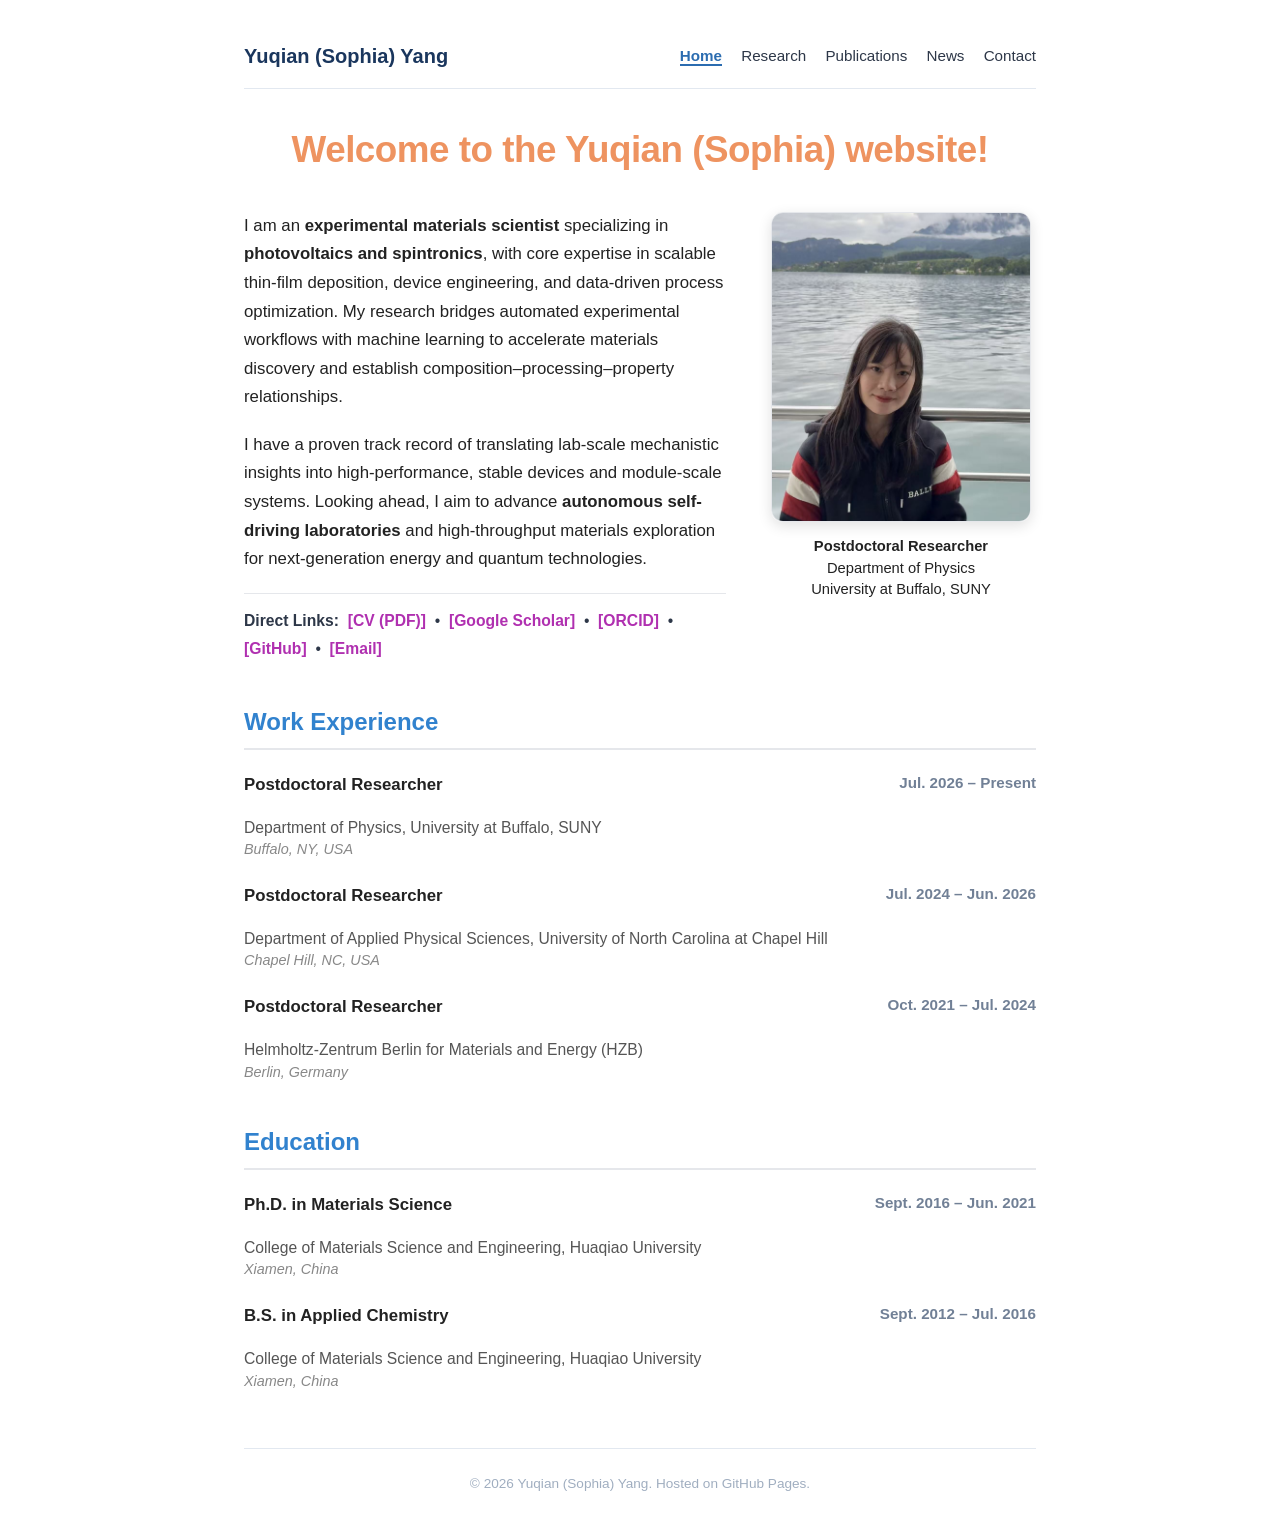
<file: index.html>
<!DOCTYPE html>
<html lang="en">
<head>
  <!-- Google tag (gtag.js) -->
  <script async src="https://www.googletagmanager.com/gtag/js?id=G-REPE1T4LDB"></script>
  <script>
    window.dataLayer = window.dataLayer || [];
    function gtag(){dataLayer.push(arguments);}
    gtag('js', new Date());

    gtag('config', 'G-REPE1T4LDB');
  </script>

  <meta charset="UTF-8">
  <meta name="viewport" content="width=device-width, initial-scale=1.0">

  <!-- Google Verification & SEO -->
  <meta name="google-site-verification" content="mUfwkmuB8YRE8mgpfL25i-Bi2RmB7gscA0pCTp7YsQU" />
  <title>Yuqian (Sophia) Yang | Home</title>
  <meta name="description" content="Academic homepage of Yuqian (Sophia) Yang. Experimental materials scientist specializing in photovoltaics, spintronics, and data-driven process optimization.">
  <meta name="keywords" content="Yuqian Yang, Sophia Yang, Perovskite Solar Cells, Photovoltaics, Spintronics, Machine Learning, Materials Science">
  <meta name="author" content="Yuqian (Sophia) Yang">
  <link rel="canonical" href="https://yuqiansophiayang.com/">

  <link rel="stylesheet" href="style.css">

  <style>
    /* 专属学术暖色系与版式 */
    :root {
      --primary-accent: #EE9360;
      --link-color: #b030b0;
      --text-dark: #222222;
      --text-muted: #555555;
      --border-color: #e5e7eb;
    }

    /* 顶部欢迎横幅 */
    .welcome-banner {
      text-align: center;
      margin: 1rem 0 2rem 0;
    }
    .welcome-title {
      font-size: 2.3rem;
      font-weight: 800;
      color: var(--primary-accent);
      margin: 0;
      letter-spacing: -0.5px;
    }

    /* 两栏简介/自述布局 */
    .hero-grid {
      display: grid;
      grid-template-columns: 1fr 270px;
      gap: 2.5rem;
      align-items: start;
      margin-bottom: 2.5rem;
    }

    .bio-text p {
      font-size: 1.05rem;
      line-height: 1.7;
      color: var(--text-dark);
      margin-top: 0;
      margin-bottom: 1.2rem;
    }

    /* 快捷外链栏 */
    .social-links {
      font-size: 0.98rem;
      line-height: 1.8;
      margin-top: 1.2rem;
      padding-top: 0.8rem;
      border-top: 1px solid var(--border-color);
    }
    .social-links a {
      color: var(--link-color);
      text-decoration: none;
      font-weight: 600;
    }
    .social-links a:hover {
      text-decoration: underline;
    }

    /* 侧边栏个人肖像与机构信息 */
    .profile-sidebar {
      display: flex;
      flex-direction: column;
      align-items: center;
    }
    .hero-photo {
      width: 100%;
      max-width: 260px;
      height: 310px;
      object-fit: cover;
      border-radius: 12px;
      box-shadow: 0 4px 14px rgba(0, 0, 0, 0.12);
      border: 1px solid var(--border-color);
    }
    .current-affil {
      margin-top: 0.9rem;
      font-size: 0.92rem;
      color: var(--text-dark);
      line-height: 1.45;
      text-align: center;
    }

    /* 时间轴区块（工作经历与教育背景） */
    .section-title {
      font-size: 1.5rem;
      font-weight: 700;
      color: #3182ce;
      border-bottom: 2px solid var(--border-color);
      padding-bottom: 0.4rem;
      margin-top: 2.5rem;
      margin-bottom: 1.4rem;
    }

    .timeline-item {
      display: grid;
      grid-template-columns: 1fr auto;
      gap: 1rem;
      margin-bottom: 1.4rem;
      line-height: 1.5;
    }
    .timeline-role {
      font-weight: 700;
      font-size: 1.05rem;
      color: var(--text-dark);
    }
    .timeline-date {
      font-size: 0.95rem;
      font-weight: 600;
      color: #718096;
      white-space: nowrap;
    }
    .timeline-institution {
      font-size: 0.98rem;
      color: var(--text-muted);
      grid-column: 1 / -1;
      margin-top: 0.15rem;
    }
    .timeline-location {
      font-size: 0.9rem;
      color: #888888;
      font-style: italic;
    }

    /* 移动端自适应 */
    @media (max-width: 768px) {
      .welcome-title {
        font-size: 1.8rem;
      }
      .hero-grid {
        grid-template-columns: 1fr;
      }
      .profile-sidebar {
        order: -1;
        margin-bottom: 1.5rem;
      }
      .hero-photo {
        max-width: 220px;
        height: 270px;
      }
      .timeline-item {
        grid-template-columns: 1fr;
        gap: 0.2rem;
      }
      .timeline-date {
        font-size: 0.9rem;
      }
    }
  </style>
</head>
<body>
  <div class="container">
    <!-- 顶部导航栏 -->
    <nav class="navbar">
      <a href="index.html" class="nav-brand">Yuqian (Sophia) Yang</a>
      <ul class="nav-links">
        <li><a href="index.html" class="active">Home</a></li>
        <li><a href="research.html">Research</a></li>
        <li><a href="publications.html">Publications</a></li>
        <li><a href="news.html">News</a></li>
        <li><a href="contact.html">Contact</a></li>
      </ul>
    </nav>

    <main>
      <!-- 欢迎标题 -->
      <div class="welcome-banner">
        <h1 class="welcome-title">Welcome to the Yuqian (Sophia) website!</h1>
      </div>

      <!-- 简介与照片 -->
      <div class="hero-grid">
        <div class="bio-text">
          <p>
            I am an <strong>experimental materials scientist</strong> specializing in <strong>photovoltaics and spintronics</strong>, with core expertise in scalable thin-film deposition, device engineering, and data-driven process optimization. My research bridges automated experimental workflows with machine learning to accelerate materials discovery and establish composition–processing–property relationships.
          </p>
          <p>
            I have a proven track record of translating lab-scale mechanistic insights into high-performance, stable devices and module-scale systems. Looking ahead, I aim to advance <strong>autonomous self-driving laboratories</strong> and high-throughput materials exploration for next-generation energy and quantum technologies.
          </p>

          <!-- 快速链接 -->
          <div class="social-links">
            <strong>Direct Links:</strong>&nbsp;
            <a href="cv.pdf" target="_blank">[CV (PDF)]</a> &nbsp;&bull;&nbsp;
            <a href="https://scholar.google.com/citations?user=C9EC2TEAAAAJ" target="_blank">[Google Scholar]</a> &nbsp;&bull;&nbsp;
            <a href="https://orcid.org" target="_blank">[ORCID]</a> &nbsp;&bull;&nbsp;
            <a href="https://github.com/yangnancy13498-star" target="_blank">[GitHub]</a> &nbsp;&bull;&nbsp;
            <a href="mailto:yangnancy13498@gmail.com">[Email]</a>
          </div>
        </div>

        <!-- 个人照片 -->
        <div class="profile-sidebar">
          <img src="prof_pic.jpg.jpg" alt="Yuqian (Sophia) Yang" class="hero-photo" onerror="this.src='prof_pic.jpg'">
          <div class="current-affil">
            <strong>Postdoctoral Researcher</strong><br>
            Department of Physics<br>
            University at Buffalo, SUNY
          </div>
        </div>
      </div>

      <!-- 工作经历 -->
      <section id="experience">
        <div class="section-title">Work Experience</div>

        <div class="timeline-item">
          <div class="timeline-role">Postdoctoral Researcher</div>
          <div class="timeline-date">Jul. 2026 – Present</div>
          <div class="timeline-institution">
            Department of Physics, University at Buffalo, SUNY
            <div class="timeline-location">Buffalo, NY, USA</div>
          </div>
        </div>

        <div class="timeline-item">
          <div class="timeline-role">Postdoctoral Researcher</div>
          <div class="timeline-date">Jul. 2024 – Jun. 2026</div>
          <div class="timeline-institution">
            Department of Applied Physical Sciences, University of North Carolina at Chapel Hill
            <div class="timeline-location">Chapel Hill, NC, USA</div>
          </div>
        </div>

        <div class="timeline-item">
          <div class="timeline-role">Postdoctoral Researcher</div>
          <div class="timeline-date">Oct. 2021 – Jul. 2024</div>
          <div class="timeline-institution">
            Helmholtz-Zentrum Berlin for Materials and Energy (HZB)
            <div class="timeline-location">Berlin, Germany</div>
          </div>
        </div>
      </section>

      <!-- 教育经历 -->
      <section id="education">
        <div class="section-title">Education</div>

        <div class="timeline-item">
          <div class="timeline-role">Ph.D. in Materials Science</div>
          <div class="timeline-date">Sept. 2016 – Jun. 2021</div>
          <div class="timeline-institution">
            College of Materials Science and Engineering, Huaqiao University
            <div class="timeline-location">Xiamen, China</div>
          </div>
        </div>

        <div class="timeline-item">
          <div class="timeline-role">B.S. in Applied Chemistry</div>
          <div class="timeline-date">Sept. 2012 – Jul. 2016</div>
          <div class="timeline-institution">
            College of Materials Science and Engineering, Huaqiao University
            <div class="timeline-location">Xiamen, China</div>
          </div>
        </div>
      </section>
    </main>

    <footer>
      &copy; 2026 Yuqian (Sophia) Yang. Hosted on GitHub Pages.
    </footer>
  </div>
</body>
</html>
</file>
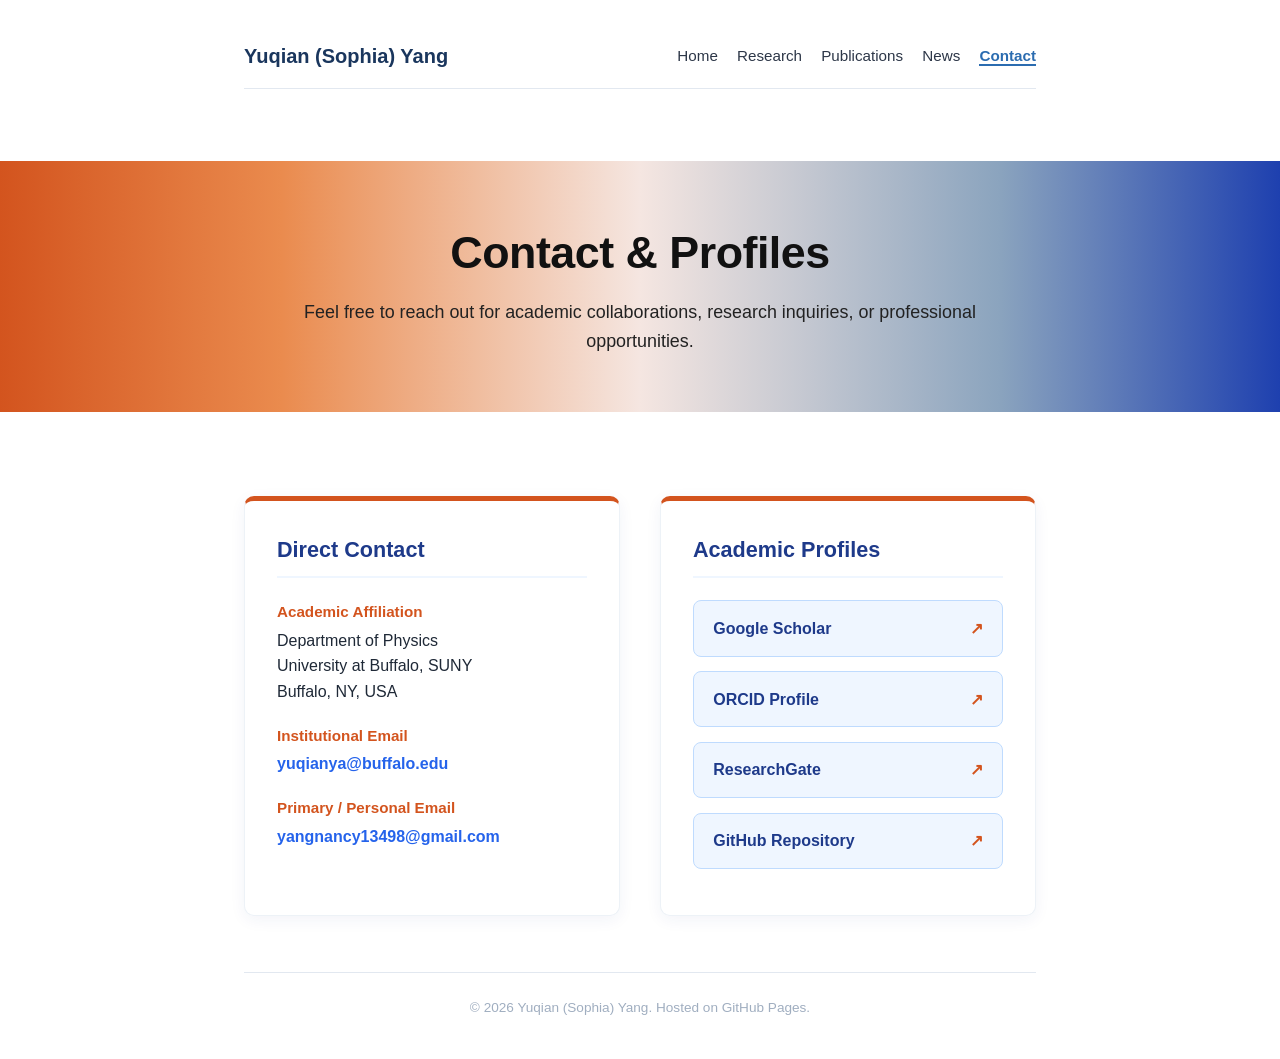
<file: contact.html>
<!DOCTYPE html>
<html lang="en">
<head>
  <meta charset="UTF-8">
  <meta name="viewport" content="width=device-width, initial-scale=1.0">
  <title>Contact | Yuqian (Sophia) Yang</title>
  <meta name="description" content="Contact information and academic profiles for Yuqian (Sophia) Yang.">
  <link rel="stylesheet" href="style.css">

  <style>
    /* Orange & Blue Theme Variables */
    :root {
      --theme-orange: #EE9360;
      --theme-orange-dark: #d3541e;
      --theme-blue: #2563eb;
      --theme-blue-dark: #1e3a8a;
      --theme-blue-light: #eff6ff;
      --text-dark: #1f2937;
      --text-muted: #4b5563;
      --border-color: #e5e7eb;
    }

    /* Top Hero Banner (Orange -> Peach -> Blue Gradient) */
    .contact-hero-banner {
      width: 100vw;
      margin-left: calc(-50vw + 50%);
      margin-right: calc(-50vw + 50%);
      background: linear-gradient(90deg, #d3541e 0%, #ea8b4e 22%, #f5e6e1 50%, #8ba4be 78%, #1e40af 100%);
      padding: 3.5rem 2rem;
      box-sizing: border-box;
      margin-bottom: 2.8rem;
    }
    .banner-inner {
      max-width: 950px;
      margin: 0 auto;
      text-align: center;
    }
    .banner-inner h1 {
      font-size: 2.8rem;
      font-weight: 800;
      margin: 0 0 0.6rem 0;
      letter-spacing: -0.5px;
      color: #111111;
    }
    .banner-inner p {
      font-size: 1.12rem;
      color: #222222;
      max-width: 750px;
      margin: 0 auto;
      line-height: 1.6;
      font-weight: 500;
    }

    /* Contact Grid Layout */
    .contact-grid {
      display: grid;
      grid-template-columns: 1fr 1fr;
      gap: 2.5rem;
      margin-bottom: 3.5rem;
    }

    /* Card Styling */
    .contact-card {
      background: #ffffff;
      border: 1px solid #edf2f7;
      border-top: 5px solid var(--theme-orange-dark);
      border-radius: 10px;
      padding: 2rem;
      box-shadow: 0 4px 16px rgba(30, 58, 138, 0.06);
      transition: transform 0.2s ease, box-shadow 0.2s ease;
    }
    .contact-card:hover {
      transform: translateY(-2px);
      box-shadow: 0 8px 24px rgba(30, 58, 138, 0.12);
    }

    .card-title {
      font-size: 1.35rem;
      font-weight: 700;
      color: var(--theme-blue-dark);
      margin-top: 0;
      margin-bottom: 1.4rem;
      border-bottom: 2px solid var(--theme-blue-light);
      padding-bottom: 0.5rem;
    }

    /* Info Items */
    .info-group {
      margin-bottom: 1.2rem;
      line-height: 1.6;
    }
    .info-group:last-child {
      margin-bottom: 0;
    }
    .info-label {
      font-weight: 700;
      color: var(--theme-orange-dark);
      font-size: 0.95rem;
      margin-bottom: 0.2rem;
    }
    .info-value {
      font-size: 1rem;
      color: var(--text-dark);
      word-break: break-word;
    }

    /* Academic Link Badges */
    .profile-link-btn {
      display: flex;
      align-items: center;
      justify-content: space-between;
      padding: 0.9rem 1.2rem;
      margin-bottom: 0.9rem;
      border-radius: 8px;
      background: var(--theme-blue-light);
      color: var(--theme-blue-dark);
      text-decoration: none;
      font-weight: 600;
      border: 1px solid #bfdbfe;
      transition: all 0.2s ease;
    }
    .profile-link-btn:hover {
      background: #dbeafe;
      border-color: var(--theme-blue);
      transform: translateX(3px);
    }
    .profile-link-btn::after {
      content: "↗";
      font-weight: 800;
      color: var(--theme-orange-dark);
    }

    /* Responsive */
    @media (max-width: 768px) {
      .contact-grid {
        grid-template-columns: 1fr;
        gap: 1.8rem;
      }
      .banner-inner h1 {
        font-size: 2.2rem;
      }
    }
  </style>
</head>
<body>
  <div class="container">
    <!-- Navigation Bar -->
    <nav class="navbar">
      <a href="index.html" class="nav-brand">Yuqian (Sophia) Yang</a>
      <ul class="nav-links">
        <li><a href="index.html">Home</a></li>
        <li><a href="research.html">Research</a></li>
        <li><a href="publications.html">Publications</a></li>
        <li><a href="news.html">News</a></li>
        <li><a href="contact.html" class="active">Contact</a></li>
      </ul>
    </nav>
  </div>

  <!-- Hero Banner -->
  <header class="contact-hero-banner">
    <div class="banner-inner">
      <h1>Contact &amp; Profiles</h1>
      <p>
        Feel free to reach out for academic collaborations, research inquiries, or professional opportunities.
      </p>
    </div>
  </header>

  <div class="container">
    <main class="contact-grid">

      <!-- Left Card: Direct Contact & Affiliation -->
      <section class="contact-card">
        <h2 class="card-title">Direct Contact</h2>

        <div class="info-group">
          <div class="info-label">Academic Affiliation</div>
          <div class="info-value">
            Department of Physics<br>
            University at Buffalo, SUNY<br>
            Buffalo, NY, USA
          </div>
        </div>

        <div class="info-group">
          <div class="info-label">Institutional Email</div>
          <div class="info-value">
            <a href="mailto:yuqianya@buffalo.edu" style="color: var(--theme-blue); text-decoration: none; font-weight: 600;">yuqianya@buffalo.edu</a>
          </div>
        </div>

        <div class="info-group">
          <div class="info-label">Primary / Personal Email</div>
          <div class="info-value">
            <a href="mailto:yangnancy13498@gmail.com" style="color: var(--theme-blue); text-decoration: none; font-weight: 600;">yangnancy13498@gmail.com</a>
          </div>
        </div>
      </section>

      <!-- Right Card: Academic & Research Profiles -->
      <section class="contact-card">
        <h2 class="card-title">Academic Profiles</h2>

        <a href="https://scholar.google.de/citations?hl=zh-CN&user=C9EC2TEAAAAJ" target="_blank" class="profile-link-btn">
          <span>Google Scholar</span>
        </a>

        <a href="https://orcid.org/0009-0001-5886-2063" target="_blank" class="profile-link-btn">
          <span>ORCID Profile</span>
        </a>

        <a href="https://www.researchgate.net/profile/Yuqian-Yang-6" target="_blank" class="profile-link-btn">
          <span>ResearchGate</span>
        </a>

        <a href="https://github.com/yangnancy13498-star" target="_blank" class="profile-link-btn">
          <span>GitHub Repository</span>
        </a>
      </section>

    </main>

    <footer>
      &copy; 2026 Yuqian (Sophia) Yang. Hosted on GitHub Pages.
    </footer>
  </div>
</body>
</html>
</file>
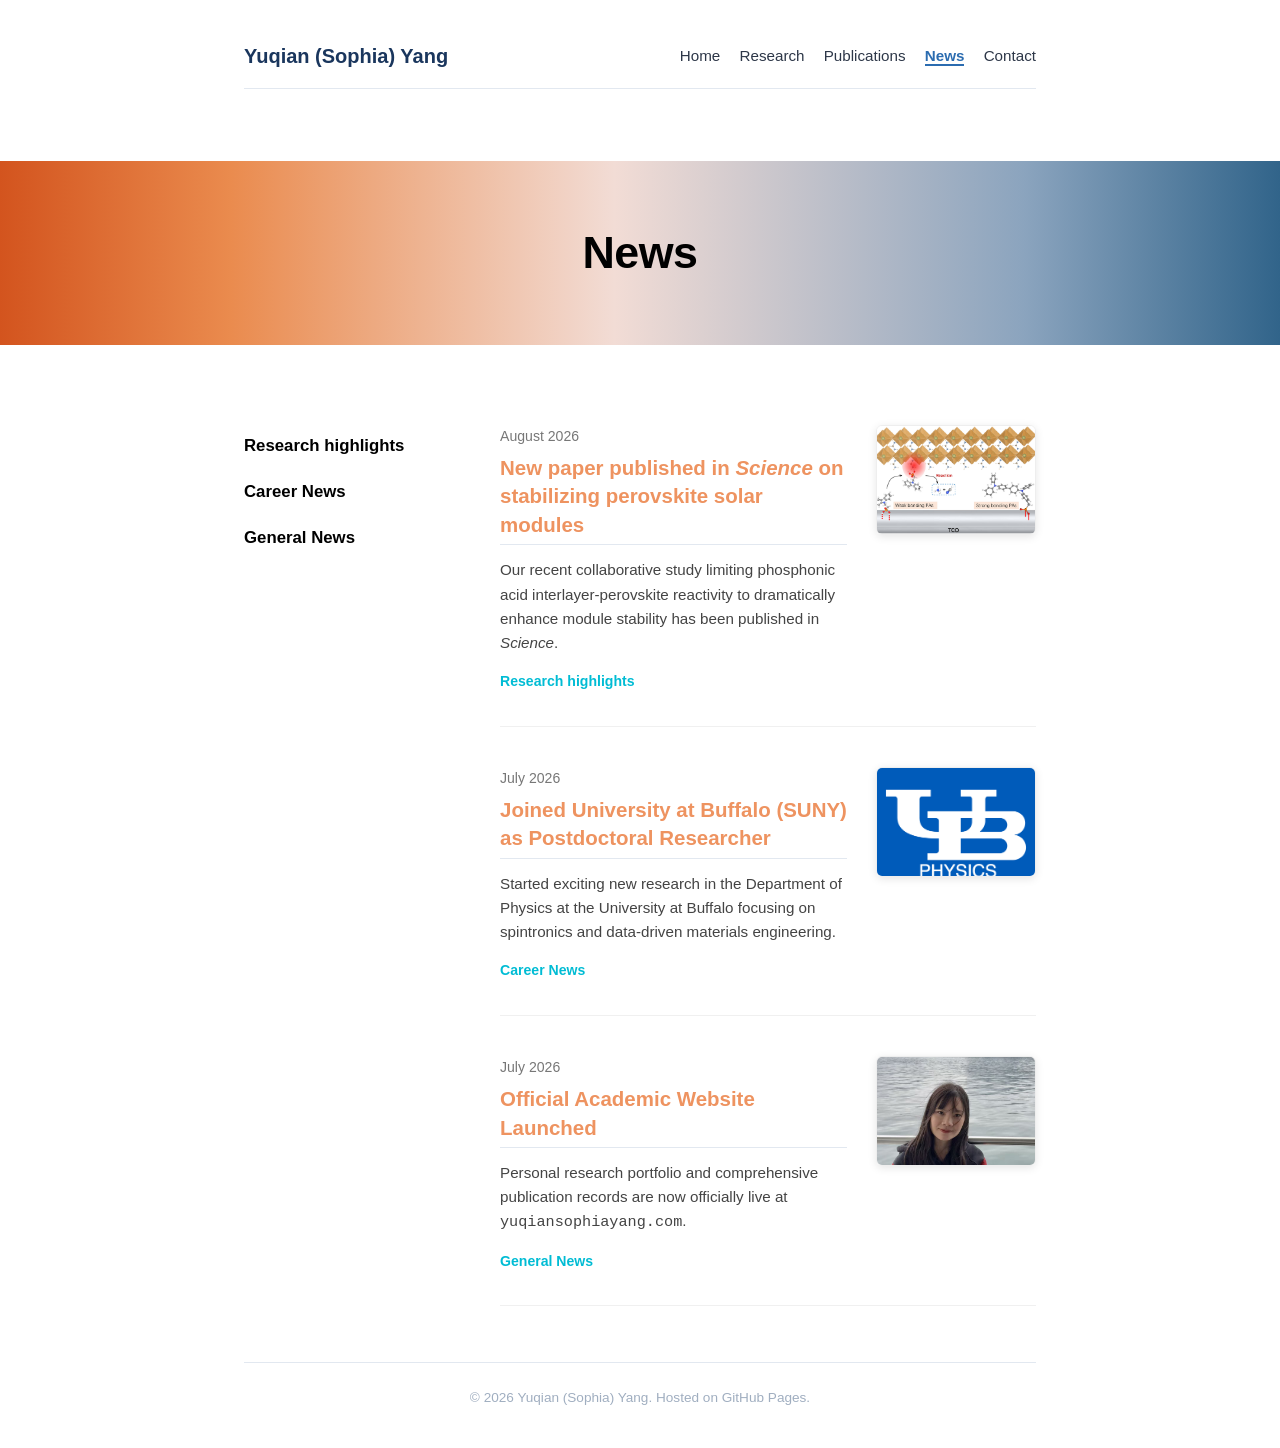
<file: news.html>
<!DOCTYPE html>
<html lang="en">
<head>
  <meta charset="UTF-8">
  <meta name="viewport" content="width=device-width, initial-scale=1.0">
  <title>News | Yuqian (Sophia) Yang</title>
  <meta name="description" content="Latest research news, publications, and updates from Yuqian (Sophia) Yang.">
  <link rel="stylesheet" href="style.css">

  <style>
    /* 专属颜色变量 */
    :root {
      --news-orange: #EE9360;   /* 橙色链接与标题 */
      --tag-cyan: #00bcd4;      /* 底部标签青色 */
      --text-main: #222222;
      --text-muted: #777777;
    }

    /* 顶部渐变横幅：橙色 -> 米粉色 -> 莫兰迪蓝渐变 */
    .news-hero-banner {
      width: 100vw;
      margin-left: calc(-50vw + 50%);
      margin-right: calc(-50vw + 50%);
      background: linear-gradient(90deg, #d3541e 0%, #ea8b4e 18%, #f2dcd5 48%, #8ba4be 80%, #31648a 100%);
      padding: 3.5rem 2rem;
      box-sizing: border-box;
      margin-bottom: 2.5rem;
    }
    .banner-inner {
      max-width: 950px;
      margin: 0 auto;
      text-align: center;
    }
    .banner-inner h1 {
      font-size: 2.8rem;
      font-weight: 800;
      margin: 0;
      letter-spacing: -0.5px;
      color: #000000; /* 居中黑色标题 */
    }

    /* 两栏主体排版 */
    .news-layout {
      display: grid;
      grid-template-columns: 200px 1fr;
      gap: 3.5rem;
      align-items: start;
    }

    /* 左侧分类导航条 */
    .news-categories {
      display: flex;
      flex-direction: column;
      gap: 1.2rem;
      font-size: 1.05rem;
      padding-top: 0.5rem;
    }
    .news-categories a {
      color: #000000;
      text-decoration: none;
      font-weight: 700;
      transition: color 0.15s ease;
    }
    .news-categories a:hover {
      color: var(--news-orange);
      text-decoration: underline;
    }

    /* 右侧新闻列表条目 */
    .news-feed {
      display: flex;
      flex-direction: column;
      gap: 2.5rem;
    }

    .news-card {
      display: grid;
      grid-template-columns: 1fr 160px;
      gap: 1.8rem;
      align-items: start;
      padding-bottom: 2rem;
      border-bottom: 1px solid #f0f0f0;
    }

    .news-date {
      font-size: 0.88rem;
      color: var(--text-muted);
      margin-bottom: 0.4rem;
    }

    /* 橙色主标题 */
    .news-title {
      font-size: 1.28rem;
      font-weight: 700;
      line-height: 1.4;
      color: var(--news-orange);
      margin: 0 0 0.8rem 0;
    }
    .news-title a {
      color: var(--news-orange);
      text-decoration: none;
    }
    .news-title a:hover {
      text-decoration: underline;
    }

    .news-body {
      font-size: 0.95rem;
      color: #444444;
      line-height: 1.6;
      margin-bottom: 0.8rem;
    }

    .news-tag {
      display: inline-block;
      font-size: 0.88rem;
      font-weight: 600;
      color: var(--tag-cyan);
      text-decoration: none;
    }
    .news-tag:hover {
      text-decoration: underline;
    }

    /* 右侧缩略图 */
    .news-thumb {
      width: 100%;
      height: 110px;
      object-fit: cover;
      border-radius: 6px;
      box-shadow: 0 2px 8px rgba(0, 0, 0, 0.1);
      border: 1px solid #eee;
    }

    /* 移动端适配 */
    @media (max-width: 768px) {
      .news-layout {
        grid-template-columns: 1fr;
        gap: 1.5rem;
      }
      .news-categories {
        flex-direction: row;
        flex-wrap: wrap;
        border-bottom: 1px solid #eee;
        padding-bottom: 1rem;
      }
      .news-card {
        grid-template-columns: 1fr;
      }
      .news-thumb {
        max-width: 220px;
        height: 120px;
      }
    }
  </style>
</head>
<body>
  <div class="container">
    <nav class="navbar">
      <a href="index.html" class="nav-brand">Yuqian (Sophia) Yang</a>
      <ul class="nav-links">
        <li><a href="index.html">Home</a></li>
        <li><a href="research.html">Research</a></li>
        <li><a href="publications.html">Publications</a></li>
        <li><a href="news.html" class="active">News</a></li>
        <li><a href="contact.html">Contact</a></li>
      </ul>
    </nav>
  </div>

  <!-- 全宽橙-粉-蓝渐变横幅 -->
  <header class="news-hero-banner">
    <div class="banner-inner">
      <h1>News</h1>
    </div>
  </header>

  <div class="container">
    <main class="news-layout">
      <!-- 左侧分类导航 -->
      <aside class="news-categories">
        <a href="#highlights">Research highlights</a>
        <a href="#career">Career News</a>
        <a href="#general">General News</a>
      </aside>

      <!-- 右侧新闻核心列表 -->
      <section class="news-feed">
        
        <!-- 新闻条目 1: Research Highlights -> 使用 science.jpg -->
        <article class="news-card" id="highlights">
          <div class="news-info">
            <div class="news-date">August 2026</div>
            <h2 class="news-title">
              <a href="publications.html">New paper published in <em>Science</em> on stabilizing perovskite solar modules</a>
            </h2>
            <div class="news-body">
              Our recent collaborative study limiting phosphonic acid interlayer-perovskite reactivity to dramatically enhance module stability has been published in <em>Science</em>.
            </div>
            <a href="#highlights" class="news-tag">Research highlights</a>
          </div>
          <img src="science.jpg" alt="Science Publication Highlight" class="news-thumb" onerror="this.src='prof_pic.jpg.jpg'">
        </article>

        <!-- 新闻条目 2: Career News -> 使用 UB_Physics.png -->
        <article class="news-card" id="career">
          <div class="news-info">
            <div class="news-date">July 2026</div>
            <h2 class="news-title">
              <a href="index.html">Joined University at Buffalo (SUNY) as Postdoctoral Researcher</a>
            </h2>
            <div class="news-body">
              Started exciting new research in the Department of Physics at the University at Buffalo focusing on spintronics and data-driven materials engineering.
            </div>
            <a href="#career" class="news-tag">Career News</a>
          </div>
          <img src="UB_Physics.png" alt="University at Buffalo Physics" class="news-thumb" onerror="this.src='prof_pic.jpg.jpg'">
        </article>

        <!-- 新闻条目 3: General News -->
        <article class="news-card" id="general">
          <div class="news-info">
            <div class="news-date">July 2026</div>
            <h2 class="news-title">
              <a href="index.html">Official Academic Website Launched</a>
            </h2>
            <div class="news-body">
              Personal research portfolio and comprehensive publication records are now officially live at <code>yuqiansophiayang.com</code>.
            </div>
            <a href="#general" class="news-tag">General News</a>
          </div>
          <img src="prof_pic.jpg.jpg" alt="Website Launch" class="news-thumb" onerror="this.src='avatar.jpg'">
        </article>

      </section>
    </main>

    <footer>
      &copy; 2026 Yuqian (Sophia) Yang. Hosted on GitHub Pages.
    </footer>
  </div>
</body>
</html>
</file>
<file: style.css>
:root {
  --primary: #1a365d;
  --accent: #2b6cb0;
  --text: #2d3748;
  --bg: #ffffff;
  --border: #e2e8f0;
  --light-bg: #f7fafc;
}

* { box-sizing: border-box; }

body {
  font-family: -apple-system, BlinkMacSystemFont, "Segoe UI", Roboto, Helvetica, Arial, sans-serif;
  color: var(--text);
  line-height: 1.6;
  margin: 0;
  background: var(--bg);
}

.container {
  max-width: 840px;
  margin: 0 auto;
  padding: 2.5rem 1.5rem;
}

/* 统一顶部导航栏 */
.navbar {
  display: flex;
  justify-content: space-between;
  align-items: center;
  border-bottom: 1.5px solid var(--border);
  padding-bottom: 1rem;
  margin-bottom: 2rem;
}

.nav-brand {
  font-size: 1.25rem;
  font-weight: 700;
  color: var(--primary);
  text-decoration: none;
}

.nav-links {
  display: flex;
  gap: 1.2rem;
  list-style: none;
  margin: 0;
  padding: 0;
}

.nav-links a {
  color: var(--text);
  text-decoration: none;
  font-weight: 500;
  font-size: 0.95rem;
}

.nav-links a:hover,
.nav-links a.active {
  color: var(--accent);
  font-weight: 600;
  border-bottom: 2px solid var(--accent);
}

/* 通用元素排版 */
h1 { color: var(--primary); margin: 0 0 0.5rem; font-size: 1.8rem; }
h2 { color: var(--primary); border-bottom: 1.5px solid var(--border); padding-bottom: 0.3rem; margin-top: 2rem; font-size: 1.3rem; }
a { color: var(--accent); text-decoration: none; }
a:hover { text-decoration: underline; }

/* 论文与卡片样式 */
.pub-item, .card {
  padding: 1rem;
  margin-bottom: 1.2rem;
  background: var(--light-bg);
  border: 1px solid var(--border);
  border-radius: 6px;
}
.pub-title { font-weight: 600; color: #1a202c; }
.pub-authors { color: #4a5568; font-size: 0.95rem; margin: 0.2rem 0; }
.pub-venue { font-style: italic; color: #718096; font-size: 0.9rem; }
.pub-links a { font-size: 0.85rem; font-weight: 500; margin-right: 0.8rem; }

/* 按钮 */
.btn {
  display: inline-block;
  background: var(--primary);
  color: #fff !important;
  padding: 0.45rem 1rem;
  border-radius: 6px;
  font-size: 0.9rem;
  margin-top: 0.5rem;
}
.btn:hover { background: #2c5282; text-decoration: none; }

footer {
  margin-top: 3.5rem;
  font-size: 0.85rem;
  color: #a0aec0;
  text-align: center;
  border-top: 1px solid var(--border);
  padding-top: 1.5rem;
}
</file>
